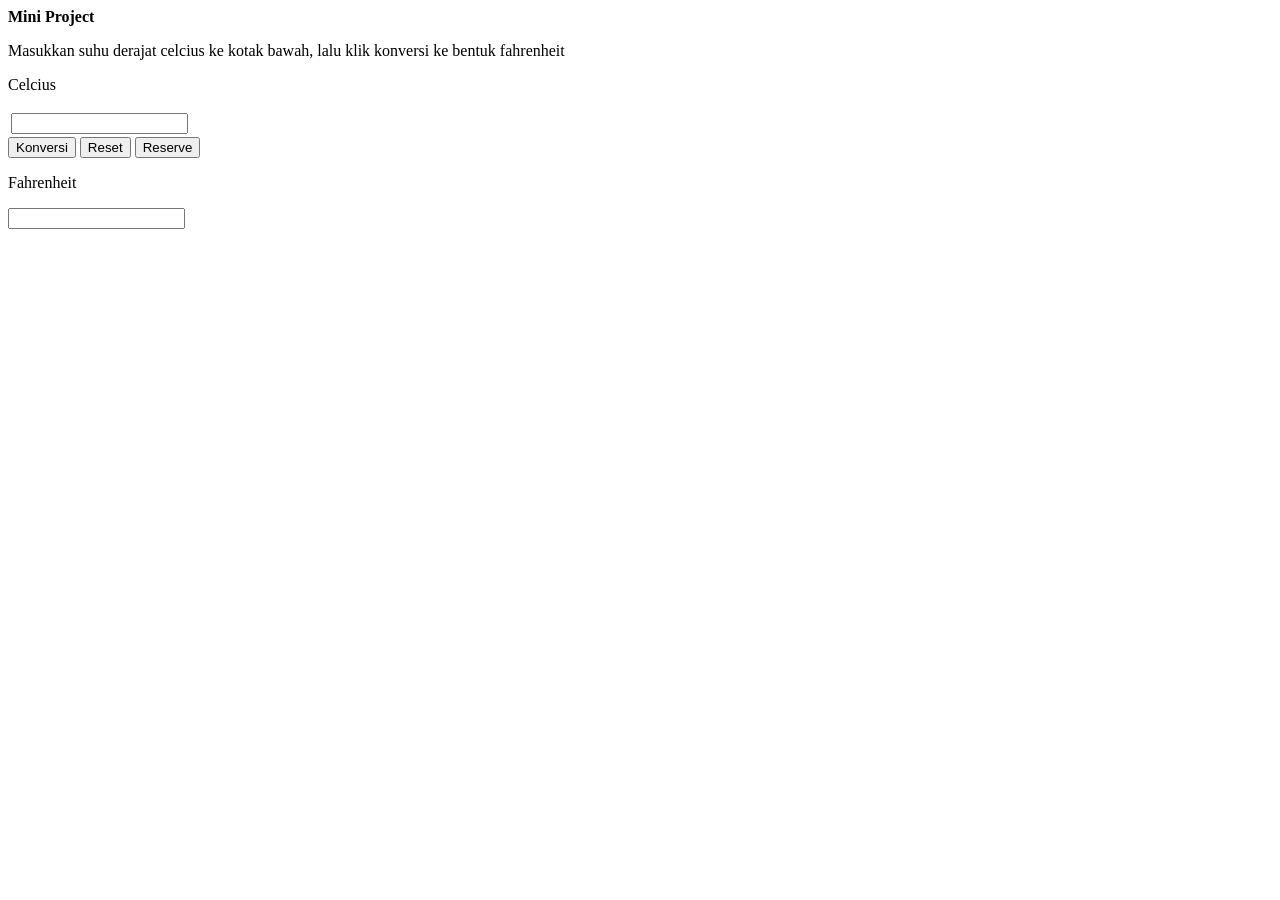
<file: index.html>
<!DOCTYPE html>
<html>
    <head> <b>Mini Project</b> </head>
    <p> Masukkan suhu derajat celcius ke kotak bawah, lalu klik konversi ke bentuk fahrenheit</p>
    <p> Celcius </p>
    <table> 
        <tr>
            <th colspan="7"> 
                <input type="Masukkan suhu" name="display"> 
            </th>
        </tr>
    </table>

     <tr>

        <td>
          <button>Konversi</button>
        </td>
        <td>
          <button>Reset</button>
        </td>
        <td>
           <button>Reserve</button>
        </td>
     </tr> 

     <p>Fahrenheit</p>
     <th colspan="7"> 
        <input type="Masukkan suhu" name="display"> 
    </th>

</html>
</file>
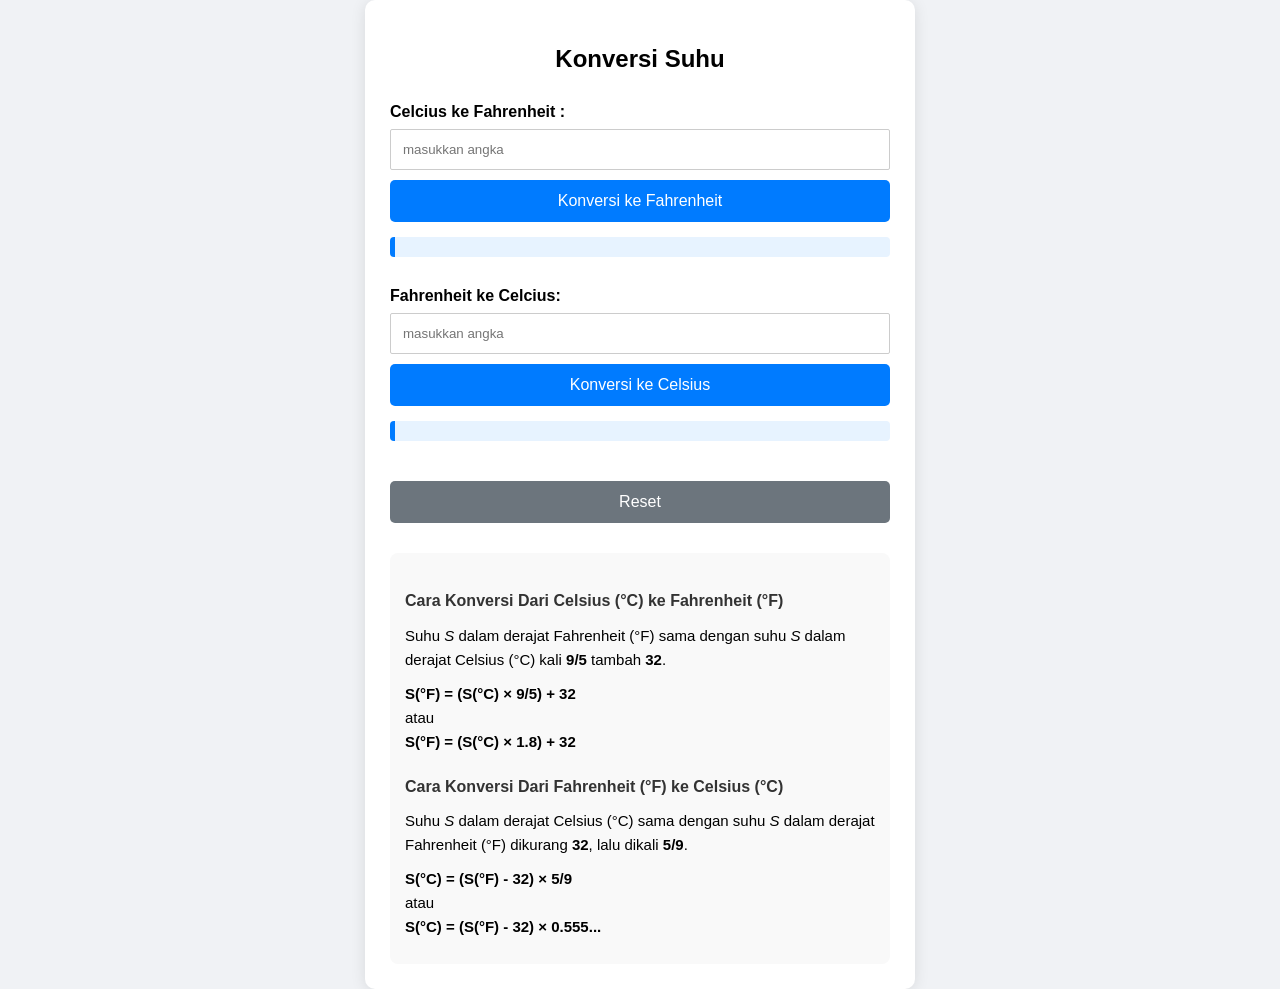
<file: js/js/index.html>
<!DOCTYPE html>
<html lang="en">
<head>
  <meta charset="UTF-8" />
  <meta name="viewport" content="width=device-width, initial-scale=1.0"/>
  <title>Konversi Suhu</title>
  <link rel="stylesheet" href="style.css" />
</head>
<body>
  <div class="converter">
    <h2>Konversi Suhu</h2>

    <!-- menu Konversi dari celcius ke fahrenheit -->
    <div class="section">
      <label for="celsiusInput"><strong>Celcius ke Fahrenheit :</strong></label>
      <input type="number" id="celsiusInput" placeholder="masukkan angka" />
      <button onclick="konversikefahrenheit()">Konversi ke Fahrenheit</button>
      <div class="error" id="celsiusError"></div>
      <div class="result" id="fahrenheitResult"></div>
      <div class="formula" id="fahrenheitFormula"></div>
    </div>
   
    <!-- menu konversi dari fahrenheit ke celcius -->
    <div class="section">
      <label for="fahrenheitInput"><strong>Fahrenheit ke Celcius:</strong></label>
      <input type="number" id="fahrenheitInput" placeholder="masukkan angka" />
      <button onclick="konversikecelcius()">Konversi ke Celsius</button>
      <div class="error" id="fahrenheitError"></div>
      <div class="result" id="celsiusResult"></div>
      <div class="formula" id="celsiusFormula"></div>
    </div>

    <!-- tombol reset -->
    <button class="reset-button" onclick="resetFields()">Reset</button>

    <!-- cara perhitungannya -->
    <div class="explanation">
      <h3>Cara Konversi Dari Celsius (°C) ke Fahrenheit (°F)</h3>
      <p>
        Suhu <em>S</em> dalam derajat Fahrenheit (°F) sama dengan suhu <em>S</em> dalam derajat Celsius (°C) kali <strong>9/5</strong> tambah <strong>32</strong>.
      </p>
      <p>
        <strong>S(°F) = (S(°C) × 9/5) + 32</strong><br/>
        atau<br/>
        <strong>S(°F) = (S(°C) × 1.8) + 32</strong>
      </p>

      <h3>Cara Konversi Dari Fahrenheit (°F) ke Celsius (°C)</h3>
      <p>
        Suhu <em>S</em> dalam derajat Celsius (°C) sama dengan suhu <em>S</em> dalam derajat Fahrenheit (°F) dikurang <strong>32</strong>, lalu dikali <strong>5/9</strong>.
      </p>
      <p>
        <strong>S(°C) = (S(°F) - 32) × 5/9</strong><br/>
        atau<br/>
        <strong>S(°C) = (S(°F) - 32) × 0.555...</strong>
      </p>
    </div>
  </div>

  <script src="script.js"></script>
</body>
</html>
</file>
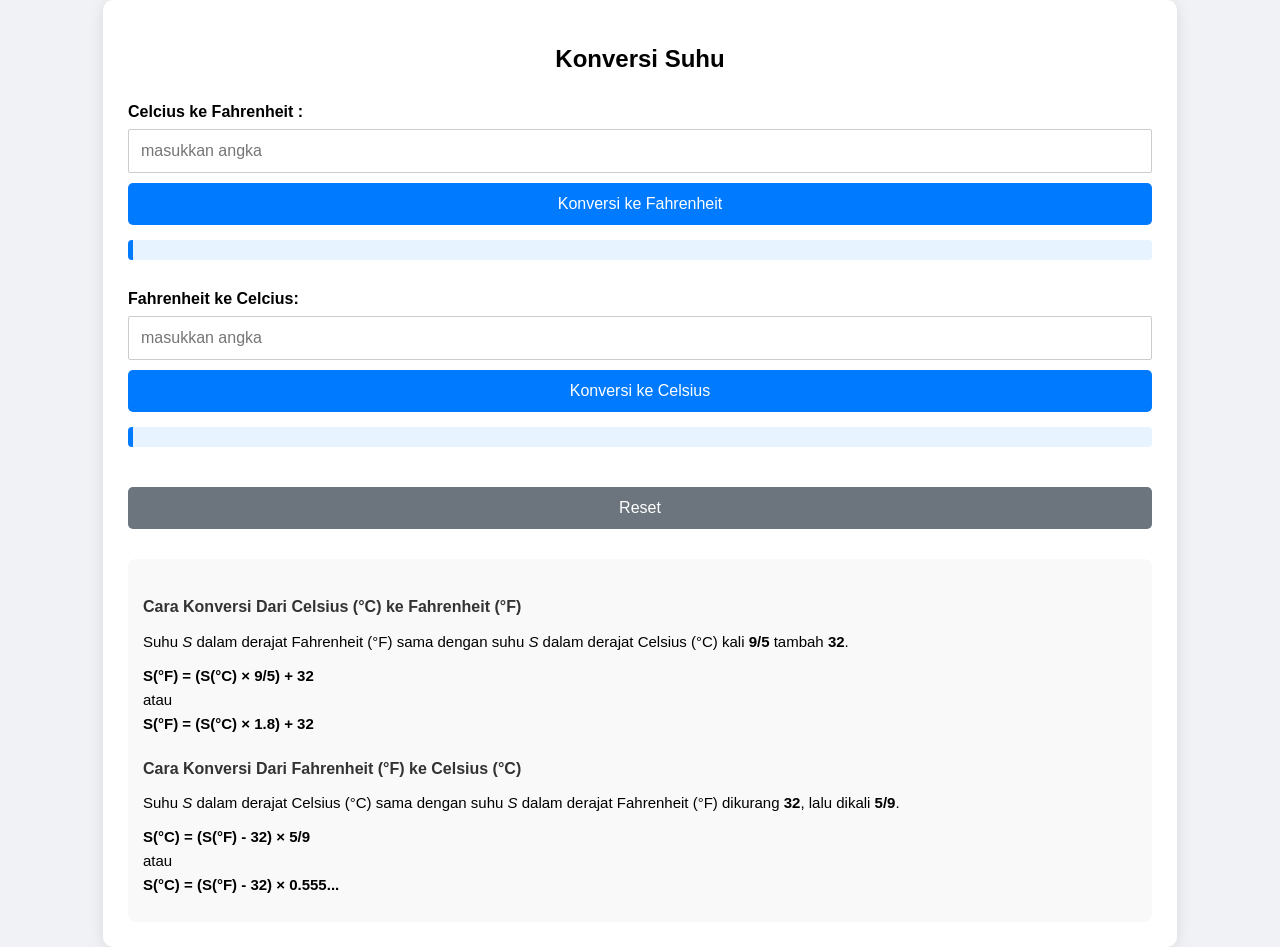
<file: Konversi Suhu/Konversi suhu/index.html>
<!DOCTYPE html>
<html lang="en">
<head>
  <meta charset="UTF-8" />
  <meta name="viewport" content="width=device-width, initial-scale=1.0"/>
  <title>Konversi Suhu</title>
  <link rel="stylesheet" href="css/style.css" />
</head>
<body>
  <div class="converter">
    <h2>Konversi Suhu</h2>

    <!-- menu Konversi dari celcius ke fahrenheit -->
    <div class="section">
      <label for="celsiusInput"><strong>Celcius ke Fahrenheit :</strong></label>
      <input type="number" id="celsiusInput" placeholder="masukkan angka" />
      <button onclick="konversikefahrenheit()">Konversi ke Fahrenheit</button>
      <div class="error" id="celsiusError"></div>
      <div class="result" id="fahrenheitResult"></div>
      <div class="formula" id="fahrenheitFormula"></div>
    </div>
   
    <!-- menu konversi dari fahrenheit ke celcius -->
    <div class="section">
      <label for="fahrenheitInput"><strong>Fahrenheit ke Celcius:</strong></label>
      <input type="number" id="fahrenheitInput" placeholder="masukkan angka" />
      <button onclick="konversikecelcius()">Konversi ke Celsius</button>
      <div class="error" id="fahrenheitError"></div>
      <div class="result" id="celsiusResult"></div>
      <div class="formula" id="celsiusFormula"></div>
    </div>

    <!-- tombol reset -->
    <button class="reset-button" onclick="resetFields()">Reset</button>

    <!-- cara perhitungannya -->
    <div class="explanation">
      <h3>Cara Konversi Dari Celsius (°C) ke Fahrenheit (°F)</h3>
      <p>
        Suhu <em>S</em> dalam derajat Fahrenheit (°F) sama dengan suhu <em>S</em> dalam derajat Celsius (°C) kali <strong>9/5</strong> tambah <strong>32</strong>.
      </p>
      <p>
        <strong>S(°F) = (S(°C) × 9/5) + 32</strong><br/>
        atau<br/>
        <strong>S(°F) = (S(°C) × 1.8) + 32</strong>
      </p>

      <h3>Cara Konversi Dari Fahrenheit (°F) ke Celsius (°C)</h3>
      <p>
        Suhu <em>S</em> dalam derajat Celsius (°C) sama dengan suhu <em>S</em> dalam derajat Fahrenheit (°F) dikurang <strong>32</strong>, lalu dikali <strong>5/9</strong>.
      </p>
      <p>
        <strong>S(°C) = (S(°F) - 32) × 5/9</strong><br/>
        atau<br/>
        <strong>S(°C) = (S(°F) - 32) × 0.555...</strong>
      </p>
    </div>
  </div>

  <script src="js/script.js"></script>
</body>
</html>
</file>
<file: js/js/style.css>
body {
    font-family: Arial, sans-serif;
    background: #f0f2f5;
    margin: 0;
    padding: 0;
    display: flex;
    justify-content: center;
    align-items: center;
    min-height: 100vh;
  }
  
  .converter {
    background: white;
    padding: 25px;
    border-radius: 10px;
    box-shadow: 0 2px 15px rgba(0,0,0,0.1);
    max-width: 500px;
    width: 90%;
  }
  
  h2 {
    text-align: center;
    margin-bottom: 30px;
  }
  
  input[type="number"] {
    width: 100%;
    padding: 12px;
    margin-top: 8px;
    border: 1px solid #ccc;
    border-radius: 2px;
    box-sizing: border-box;
  }
  
  button {
    width: 100%;
    padding: 12px;
    margin-top: 10px;
    background: #007bff;
    color: white;
    border: none;
    border-radius: 5px;
    cursor: pointer;
    font-size: 16px;
  }
  
  button:hover {
    background: #0056b3;
  }
  
  .result {
    margin-top: 15px;
    font-size: 18px;
    text-align: center;
    color: #333;
  }
  
  .formula {
    margin-top: 10px;
    background-color: #e7f3ff;
    border-left: 5px solid #007bff;
    padding: 10px;
    font-family: monospace;
    font-size: 15px;
    white-space: pre-wrap;
    border-radius: 4px;
    text-align: left;
  }
  
  .section {
    margin-bottom: 30px;
  }
  
  .error {
    color: red;
    font-size: 13px;
    text-align: center;
    margin-top: 5px;
  }
  
  .reset-button {
    background-color: #6c757d;
  }
  
  .reset-button:hover {
    background-color: #5a6268;
  }
  
  .explanation {
    margin-top: 30px;
    background: #f9f9f9;
    padding: 15px;
    border-radius: 8px;
    font-size: 15px;
    line-height: 1.6;
  }
  
  .explanation h3 {
    font-size: 16px;
    margin-top: 20px;
    margin-bottom: 10px;
    color: #333;
  }
  
  .explanation p {
    margin: 10px 0;
  }
</file>
<file: Konversi Suhu/Konversi suhu/css/style.css>
body {
    font-family: Arial, sans-serif;
    background: #f0f2f5;
    margin: 0;
    padding: 0;
    display: flex;
    justify-content: center;
    align-items: center;
    min-height: 100vh;
  }
  
  .converter {
    background: white;
    padding: 25px;
    border-radius: 10px;
    box-shadow: 0 2px 15px rgba(0,0,0,0.1);
    max-width: 500px;
    width: 90%;
  }
  
  h2 {
    text-align: center;
    margin-bottom: 30px;
  }
  
  input[type="number"] {
    width: 100%;
    padding: 12px;
    margin-top: 8px;
    border: 1px solid #ccc;
    border-radius: 2px;
    box-sizing: border-box;
  }
  
  button {
    width: 100%;
    padding: 12px;
    margin-top: 10px;
    background: #007bff;
    color: white;
    border: none;
    border-radius: 5px;
    cursor: pointer;
    font-size: 16px;
  }
  
  button:hover {
    background: #0056b3;
  }
  
  .result {
    margin-top: 15px;
    font-size: 18px;
    text-align: center;
    color: #333;
  }
  
  .formula {
    margin-top: 10px;
    background-color: #e7f3ff;
    border-left: 5px solid #007bff;
    padding: 10px;
    font-family: monospace;
    font-size: 15px;
    white-space: pre-wrap;
    border-radius: 4px;
    text-align: left;
  }
  
  .section {
    margin-bottom: 30px;
  }
  
  .error {
    color: red;
    font-size: 13px;
    text-align: center;
    margin-top: 5px;
  }
  
  .reset-button {
    background-color: #6c757d;
  }
  
  .reset-button:hover {
    background-color: #5a6268;
  }
  
  .explanation {
    margin-top: 30px;
    background: #f9f9f9;
    padding: 15px;
    border-radius: 8px;
    font-size: 15px;
    line-height: 1.6;
  }
  
  .explanation h3 {
    font-size: 16px;
    margin-top: 20px;
    margin-bottom: 10px;
    color: #333;
  }
  
  .explanation p {
    margin: 10px 0;
  }
  
  @media (max-width: 600px) {
    .converter {
      padding: 20px;
      border-radius: 8px;
      max-width: 95%;
    }
  
    h2 {
      font-size: 20px;
      margin-bottom: 20px;
    }
  
    input[type="number"], button {
      font-size: 14px;
      padding: 10px;
    }
  
    .result {
      font-size: 16px;
    }
  
    .formula {
      font-size: 14px;
      padding: 8px;
    }
  
    .explanation {
      font-size: 14px;
      padding: 12px;
    }
  
    .explanation h3 {
      font-size: 15px;
    }
  }
  
  @media (min-width: 601px) {
    .converter {
      width: 80%;
      max-width: none;
    }
  
    h2 {
      font-size: 24px;
    }
  
    input[type="number"], button {
      font-size: 16px;
    }
  
    .result {
      font-size: 18px;
    }
  
    .formula {
      font-size: 15px;
    }
  
    .explanation {
      font-size: 15px;
    }
  
    .explanation h3 {
      font-size: 16px;
    }
  }
</file>
